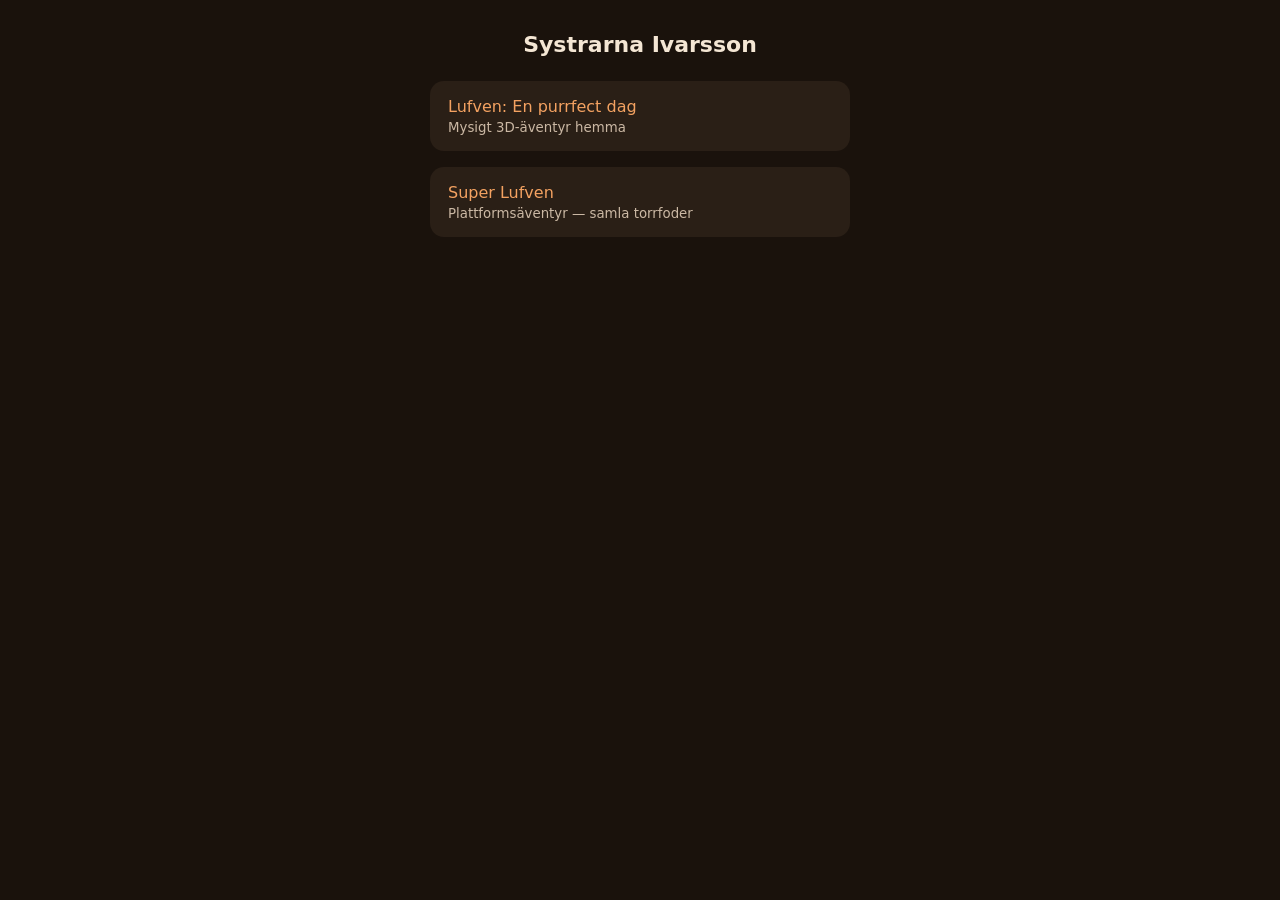
<file: index.html>
<!DOCTYPE html>
<html lang="sv">
  <head>
    <meta charset="UTF-8" />
    <meta name="viewport" content="width=device-width, initial-scale=1.0" />
    <title>Systrarna Ivarsson</title>
    <style>
      html,
      body {
        margin: 0;
        min-height: 100%;
        font-family: system-ui, sans-serif;
        background: #1a120c;
        color: #f4e6d4;
      }
      body {
        display: grid;
        place-items: center;
        padding: 32px 16px;
      }
      main {
        display: grid;
        gap: 16px;
        width: min(420px, 100%);
      }
      h1 {
        font-size: 22px;
        margin: 0 0 8px;
        text-align: center;
      }
      a {
        display: block;
        padding: 16px 18px;
        border-radius: 14px;
        background: #2a1f16;
        color: #f4a261;
        text-decoration: none;
      }
      a:hover {
        background: #3a2b1e;
      }
      small {
        display: block;
        color: #cbb8a4;
        margin-top: 4px;
      }
    </style>
  </head>
  <body>
    <main>
      <h1>Systrarna Ivarsson</h1>
      <a href="/lufven-purrfect-day/">
        Lufven: En purrfect dag
        <small>Mysigt 3D-äventyr hemma</small>
      </a>
      <a href="/super-lufven/">
        Super Lufven
        <small>Plattformsäventyr — samla torrfoder</small>
      </a>
    </main>
  </body>
</html>
</file>
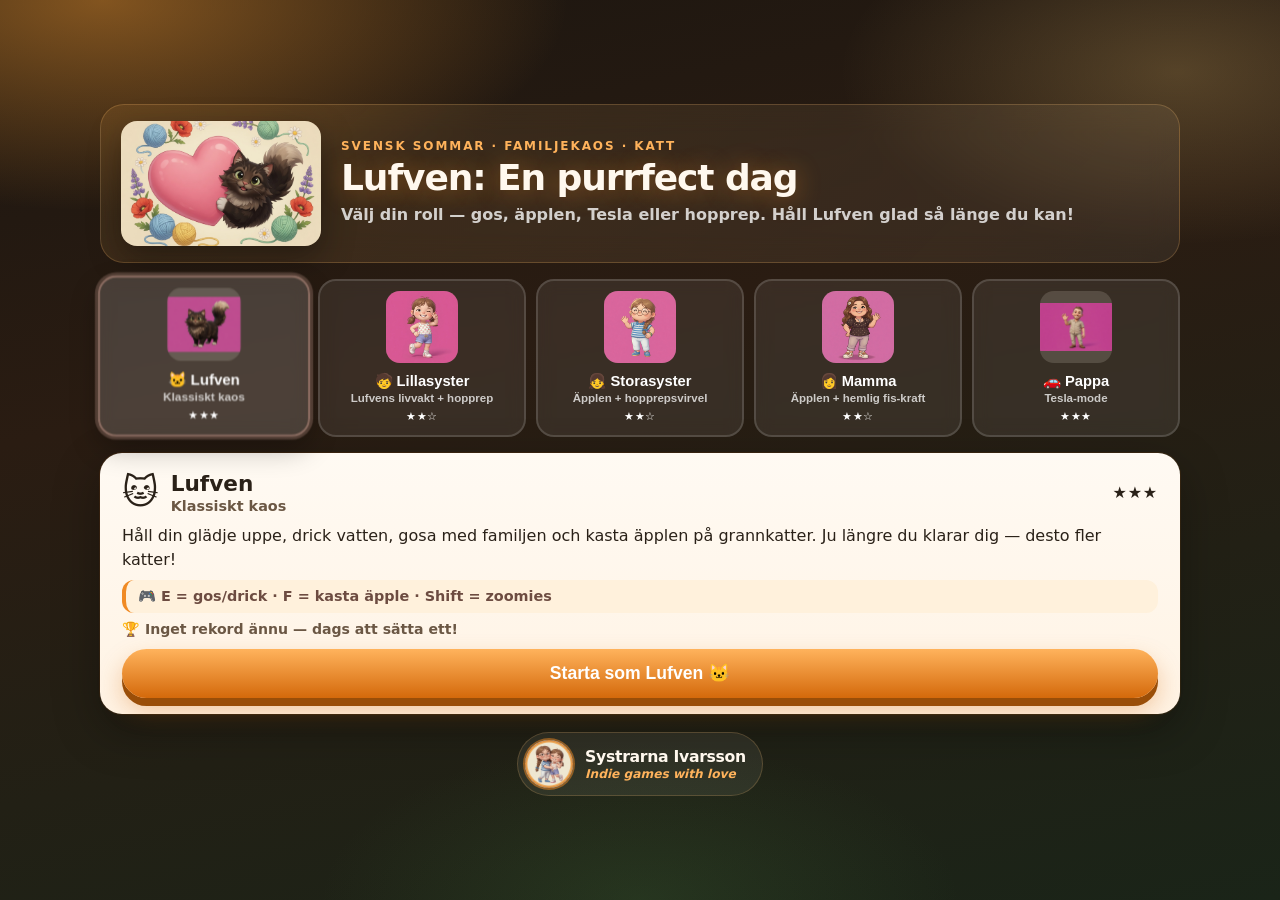
<file: lufven-purrfect-day/index.html>
<!DOCTYPE html>
<html lang="sv">
  <head>
    <meta charset="UTF-8" />
    <meta
      name="viewport"
      content="width=device-width, initial-scale=1.0, maximum-scale=1.0, user-scalable=no, viewport-fit=cover"
    />
    <meta name="apple-mobile-web-app-capable" content="yes" />
    <meta name="apple-mobile-web-app-status-bar-style" content="black-translucent" />
    <meta name="mobile-web-app-capable" content="yes" />
    <title>Lufven: En purrfect dag</title>
    <link
      rel="icon"
      href="data:image/svg+xml,<svg xmlns='http://www.w3.org/2000/svg' viewBox='0 0 100 100'><text y='.9em' font-size='90'>🐱</text></svg>"
    />
    <script type="module" crossorigin src="/lufven-purrfect-day/assets/index-DAkPZ08C.js"></script>
    <link rel="stylesheet" crossorigin href="/lufven-purrfect-day/assets/index-C2qC-lwD.css">
  </head>
  <body>
    <div id="app">
      <canvas id="game-canvas"></canvas>

      <!-- Splash + karaktärsval -->
      <div id="title-screen" class="overlay select-overlay">
        <div class="splash">
          <div class="splash-hero">
            <img src="./assets/title-art.png" alt="" class="splash-art" />
            <div class="splash-titles">
              <p class="splash-kicker">Svensk sommar · familjekaos · katt</p>
              <h1>Lufven: En purrfect dag</h1>
              <p class="splash-sub">Välj din roll — gos, äpplen, Tesla eller hopprep. Håll Lufven glad så länge du kan!</p>
            </div>
          </div>

          <div id="character-grid" class="character-grid" role="listbox" aria-label="Välj karaktär"></div>

          <div id="character-detail" class="character-detail">
            <div class="detail-head">
              <span id="detail-emoji" class="detail-emoji">🐱</span>
              <div>
                <h2 id="detail-name">Lufven</h2>
                <p id="detail-tag" class="detail-tag">Klassiskt kaos</p>
              </div>
              <div id="detail-diff" class="detail-diff" title="Svårighet"></div>
            </div>
            <p id="detail-blurb" class="detail-blurb"></p>
            <p id="detail-tips" class="detail-tips"></p>
            <p id="detail-best" class="detail-best"></p>
            <button id="start-btn" class="btn primary btn-xl">Starta som Lufven 🐾</button>
          </div>

          <div class="studio-lockup" aria-label="Systrarna Ivarsson — Indie games with love">
            <img src="./assets/studio-mark.jpg" alt="" class="studio-mark" />
            <div class="studio-word">
              <span class="studio-name">Systrarna Ivarsson</span>
              <span class="studio-tag">Indie games with love</span>
            </div>
          </div>
        </div>
      </div>

      <!-- HUD -->
      <div id="hud" class="hidden">
        <div class="hud-top">
          <div class="bars-stack">
            <div class="happiness-wrap" id="bar-happiness-wrap">
              <div class="happiness-label" id="bar-happiness-label">Glädje 💖</div>
              <div class="happiness-track">
                <div id="happiness-fill" class="happiness-fill"></div>
              </div>
            </div>
            <div class="happiness-wrap thirst-wrap" id="bar-thirst-wrap">
              <div class="happiness-label" id="bar-thirst-label">Törst 💧</div>
              <div class="happiness-track thirst-track">
                <div id="thirst-fill" class="thirst-fill"></div>
              </div>
            </div>
            <div class="happiness-wrap hunger-wrap hidden" id="bar-hunger-wrap">
              <div class="happiness-label">Hunger 🍽️</div>
              <div class="happiness-track hunger-track">
                <div id="hunger-fill" class="hunger-fill"></div>
              </div>
            </div>
            <div class="happiness-wrap special-wrap hidden" id="bar-special-wrap">
              <div class="happiness-label" id="bar-special-label">Fis-kraft 💨</div>
              <div class="happiness-track special-track">
                <div id="special-fill" class="special-fill"></div>
              </div>
            </div>
          </div>
          <div class="hud-stats">
            <div id="role-label" class="stat role-stat">🐱 Lufven</div>
            <div id="time-label" class="stat">⏱️ 0:00</div>
            <div id="score-label" class="stat">⭐ 0</div>
            <div id="wave-label" class="stat">Våg 1</div>
            <div id="apple-label" class="stat">🍎 3</div>
            <div id="held-label" class="stat hidden">🤲 —</div>
          </div>
        </div>

        <div id="mission-box" class="mission-box">
          <div class="mission-title">Uppdrag</div>
          <div id="mission-text">Gosa, drick, kasta äpplen!</div>
        </div>

        <div id="prompt" class="prompt hidden"></div>
        <div id="toast" class="toast hidden"></div>
        <div id="speech" class="speech hidden"></div>

        <div class="hud-bottom">
          <div id="location-label" class="location">🏡 Gården</div>
          <div class="mini-help" id="mini-help">E · F · Shift</div>
        </div>
      </div>

      <!-- Touch -->
      <div id="touch-controls" aria-hidden="true">
        <div id="stick-base" class="stick-base">
          <div id="stick-knob" class="stick-knob"></div>
          <div class="stick-label">Gå</div>
        </div>
        <div class="touch-buttons">
          <button type="button" id="btn-zoomies" class="touch-btn zoomies" aria-label="Zoomies/Turbo">
            💨
            <span id="btn-zoomies-label">Zoomies</span>
          </button>
          <button type="button" id="btn-special" class="touch-btn special hidden" aria-label="Special">
            💨
            <span>Fis</span>
          </button>
          <button type="button" id="btn-throw" class="touch-btn throw" aria-label="Kasta äpple">
            🍎
            <span>Kasta</span>
          </button>
          <button type="button" id="btn-jump" class="touch-btn jump" aria-label="Hoppa">
            🐾
            <span>Hoppa</span>
          </button>
          <button type="button" id="btn-interact" class="touch-btn interact" aria-label="Interagera">
            🤗
            <span>Gör</span>
          </button>
        </div>
      </div>

      <!-- Slut -->
      <div id="end-screen" class="overlay hidden">
        <div class="title-card end-card">
          <h1 id="end-title">Vilken dag!</h1>
          <p id="end-message"></p>
          <div id="end-stats" class="end-stats"></div>
          <div class="end-actions">
            <button id="replay-btn" class="btn primary">Samma roll igen 🐾</button>
            <button id="reselect-btn" class="btn secondary">Byt karaktär</button>
          </div>
        </div>
      </div>
    </div>
  </body>
</html>
</file>
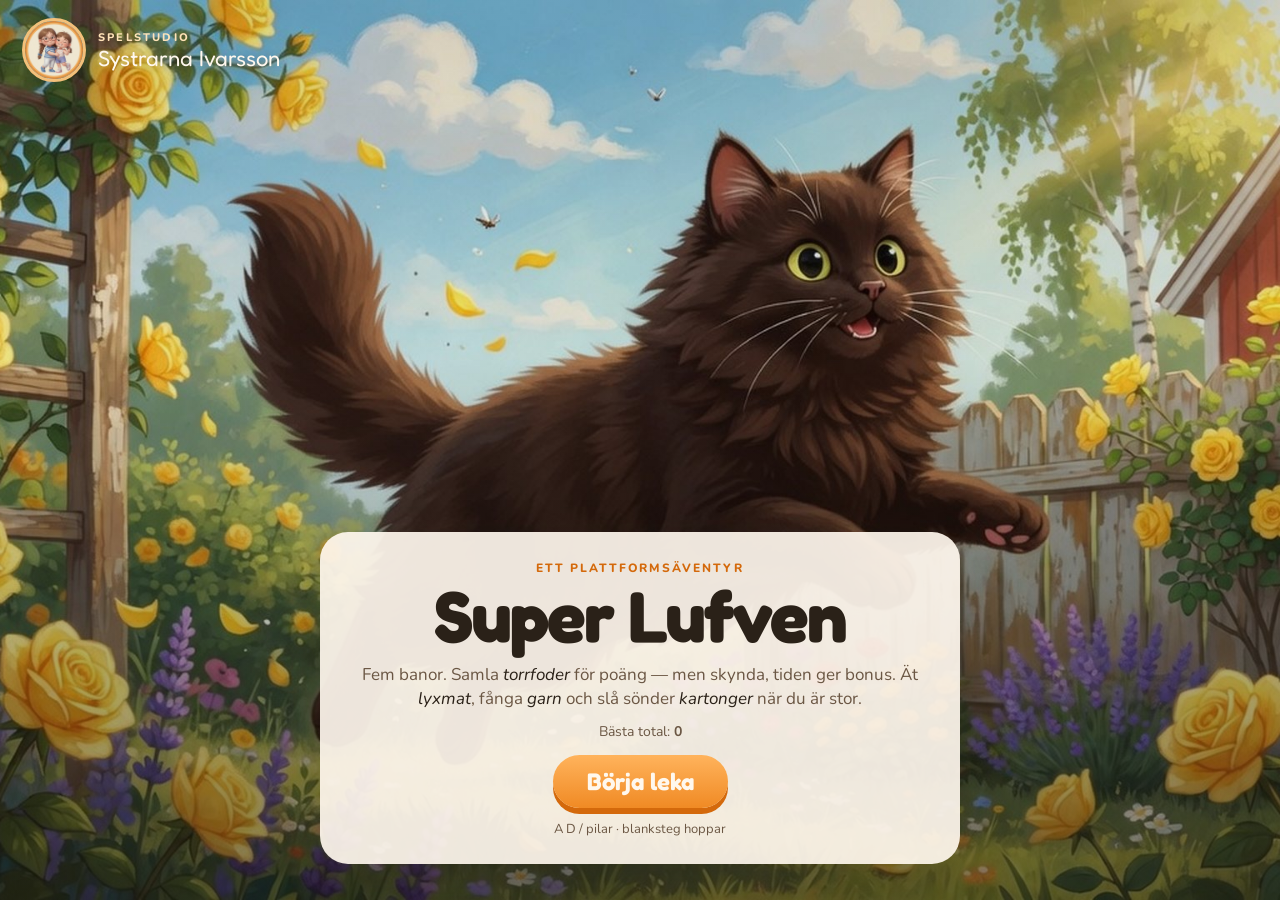
<file: super-lufven/index.html>
<!DOCTYPE html>
<html lang="sv">
  <head>
    <meta charset="UTF-8" />
    <meta
      name="viewport"
      content="width=device-width, initial-scale=1, maximum-scale=1, user-scalable=no, viewport-fit=cover"
    />
    <meta name="apple-mobile-web-app-capable" content="yes" />
    <title>Super Lufven — Systrarna Ivarsson</title>
    <link rel="icon" href="/super-lufven/assets/mark-circle-hc99w73B.jpg" />
    <link rel="preconnect" href="https://fonts.googleapis.com" />
    <link
      href="https://fonts.googleapis.com/css2?family=Fredoka:wght@500;600;700&family=Nunito:ital,wght@0,600;0,700;0,800;1,700&display=swap"
      rel="stylesheet"
    />
    <script type="module" crossorigin src="/super-lufven/assets/index-iEXf3opD.js"></script>
    <link rel="stylesheet" crossorigin href="/super-lufven/assets/index-B1NpXPG0.css">
  </head>
  <body>
    <div id="app">
      <canvas id="game"></canvas>

      <div id="hud" class="hidden" aria-hidden="true">
        <div class="hud-left">
          <div class="chip score-chip">
            <span class="label">Poäng</span>
            <span id="score-count">0</span>
          </div>
          <div class="chip kibble-chip">
            <img src="./assets/sprites/kibble.png" alt="" />
            <span id="kibble-count">0</span>
          </div>
          <div class="chip lives-chip" id="lives"></div>
        </div>
        <div class="hud-center">
          <div id="zone-toast"></div>
          <div id="super-bar" class="hidden">
            <span>Zoomies!</span>
            <div class="bar"><i id="super-fill"></i></div>
          </div>
        </div>
        <div class="hud-right">
          <div class="chip time-chip">
            <span id="time-count">0:00</span>
            <span class="par" id="par-count">par 1:00</span>
          </div>
          <button id="btn-mute" type="button" aria-label="Ljud">♪</button>
        </div>
      </div>

      <section id="title" class="screen">
        <img class="title-bg" src="./assets/bg/title-art.jpg" alt="" />
        <div class="title-veil"></div>
        <header class="studio">
          <img src="/super-lufven/assets/mark-circle-hc99w73B.jpg" alt="" />
          <div>
            <p class="kicker">Spelstudio</p>
            <p class="studio-name">Systrarna Ivarsson</p>
          </div>
        </header>
        <div class="title-card">
          <p class="eyebrow">Ett plattformsäventyr</p>
          <h1>Super Lufven</h1>
          <p class="lead">
            Fem banor. Samla <em>torrfoder</em> för poäng — men skynda,
            tiden ger bonus. Ät <em>lyxmat</em>, fånga <em>garn</em> och
            slå sönder <em>kartonger</em> när du är stor.
          </p>
          <p class="best-line">Bästa total: <strong id="title-best">0</strong></p>
          <button id="btn-start" type="button">Börja leka</button>
          <p class="hint">
            <span class="desk">A D / pilar · blanksteg hoppar</span>
            <span class="pad">Peka vänster/höger · hoppa med knappen</span>
          </p>
        </div>
      </section>

      <section id="end" class="screen hidden">
        <div class="end-card">
          <img class="end-mark" src="/super-lufven/assets/mark-circle-hc99w73B.jpg" alt="" />
          <p class="end-kicker" id="end-kicker">Bana klar</p>
          <h2 id="end-title">Lufven nådde slottet!</h2>
          <p id="end-text"></p>
          <ul class="breakdown" id="end-breakdown"></ul>
          <div class="end-stats">
            <div>
              <strong id="end-total">0</strong>
              <span>poäng</span>
            </div>
            <div>
              <strong id="end-best">0</strong>
              <span>rekord</span>
            </div>
          </div>
          <div class="end-actions">
            <button id="btn-next" type="button">Nästa bana</button>
            <button id="btn-again" type="button">Spela igen</button>
          </div>
        </div>
      </section>

      <div id="touch" aria-hidden="true">
        <div class="pad" id="pad-left">
          <button data-dir="-1" type="button">◀</button>
          <button data-dir="1" type="button">▶</button>
        </div>
        <button id="pad-jump" type="button">Hoppa</button>
      </div>
    </div>
  </body>
</html>
</file>
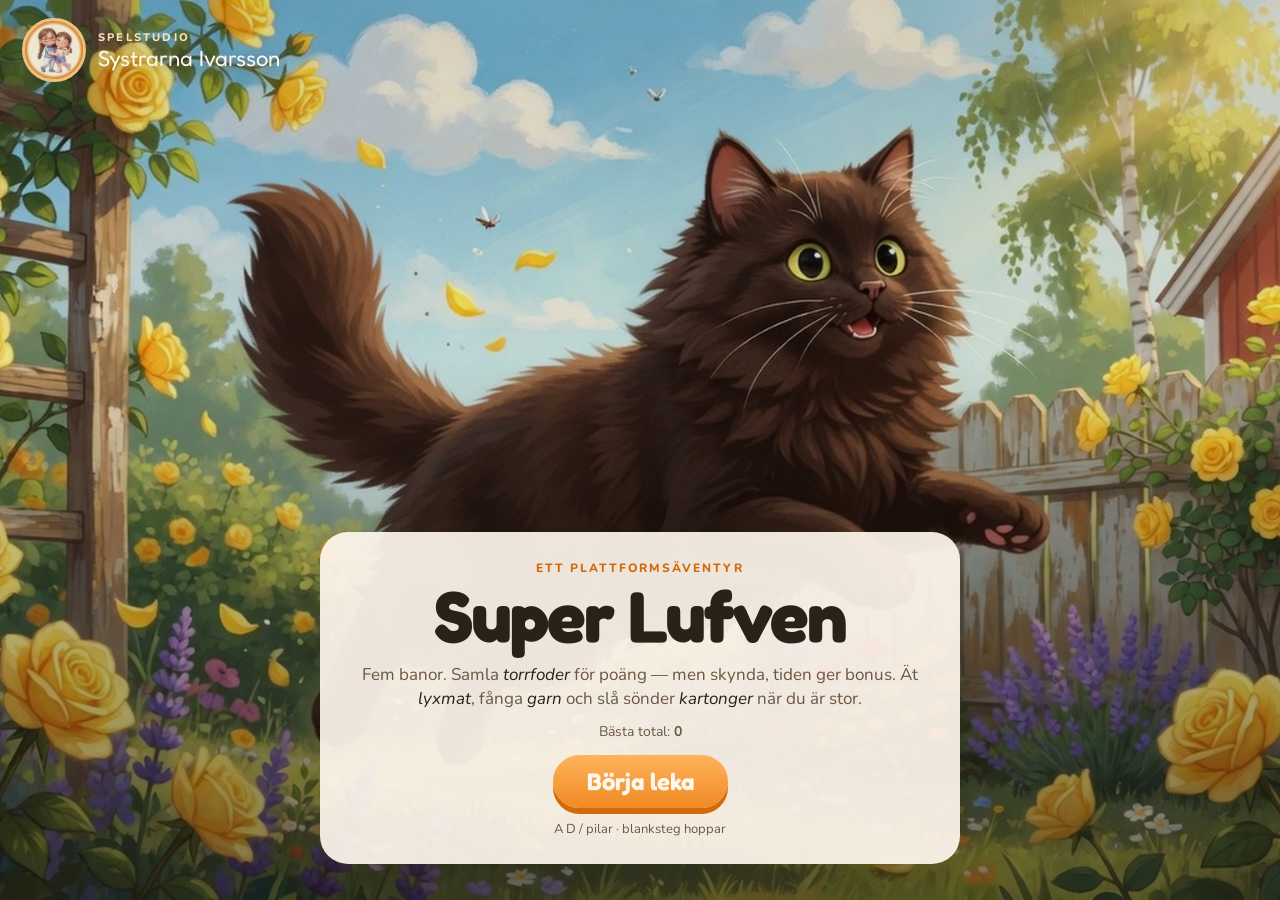
<file: lufven-purrfect-day/super-lufven/index.html>
<!DOCTYPE html>
<html lang="sv">
  <head>
    <meta charset="UTF-8" />
    <meta http-equiv="refresh" content="0; url=/super-lufven/" />
    <link rel="canonical" href="/super-lufven/" />
    <title>Super Lufven</title>
    <script>
      location.replace('/super-lufven/');
    </script>
  </head>
  <body>
    <p><a href="/super-lufven/">Öppna Super Lufven</a></p>
  </body>
</html>
</file>
<file: lufven-purrfect-day/assets/index-C2qC-lwD.css>
:root{--cream: #fff8ee;--orange: #f08a24;--orange-deep: #d4690b;--orange-soft: #ffb35c;--pink: #f08a24;--pink-deep: #d4690b;--sky: #7ec8e8;--ink: #2a2118;--soft: #6b5744;--green: #6ecf8e;--gold: #ffc14d;--shadow: rgba(62, 38, 16, .2);--panel: rgba(255, 248, 238, .96);--safe-bottom: env(safe-area-inset-bottom, 0px);--safe-left: env(safe-area-inset-left, 0px);--safe-right: env(safe-area-inset-right, 0px);font-family:Segoe UI,Nunito,Trebuchet MS,system-ui,sans-serif}*{box-sizing:border-box;margin:0;padding:0;-webkit-tap-highlight-color:transparent}html,body,#app{width:100%;height:100%;overflow:hidden;background:#1a2230;color:var(--ink);touch-action:none;overscroll-behavior:none;user-select:none;-webkit-user-select:none}#game-canvas{display:block;width:100%;height:100%;touch-action:none}.hidden{display:none!important}.overlay{position:absolute;inset:0;display:flex;align-items:center;justify-content:center;background:radial-gradient(circle at 18% 12%,rgba(240,138,36,.28),transparent 42%),radial-gradient(circle at 82% 8%,rgba(255,196,90,.22),transparent 38%),linear-gradient(160deg,#fff3e0,#ffe8cc,#fff8ee);z-index:20;padding:24px;padding-bottom:calc(24px + var(--safe-bottom));overflow-y:auto;touch-action:pan-y}.title-card{max-width:620px;width:100%;background:var(--panel);border-radius:28px;padding:28px 32px 24px;box-shadow:0 20px 60px var(--shadow),0 0 0 4px #f08a2438;text-align:center;animation:pop-in .55s cubic-bezier(.2,1.2,.3,1)}.select-overlay{align-items:stretch;justify-content:center;padding:18px;background:radial-gradient(ellipse 70% 45% at 8% 0%,rgba(255,160,50,.45),transparent 52%),radial-gradient(ellipse 55% 40% at 92% 8%,rgba(255,210,120,.22),transparent 48%),radial-gradient(ellipse 50% 35% at 50% 100%,rgba(80,140,70,.18),transparent 50%),linear-gradient(168deg,#1c1610,#2a1c12 38%,#1a2418)}.splash{width:min(1080px,100%);margin:auto;display:flex;flex-direction:column;gap:16px;max-height:100%}.splash-hero{display:flex;gap:20px;align-items:center;background:linear-gradient(135deg,#ffb4501f,#ffffff0f);border:1px solid rgba(255,190,110,.22);border-radius:24px;padding:16px 20px;backdrop-filter:blur(14px)}.splash-art{width:min(200px,32vw);border-radius:16px;box-shadow:0 12px 32px #00000059;object-fit:cover;aspect-ratio:16/10}.splash-titles h1{color:#fff8ee;margin:0 0 6px;font-size:clamp(1.45rem,3.5vw,2.25rem);letter-spacing:-.03em;text-shadow:0 2px 24px rgba(240,138,36,.45)}.splash-kicker{color:#ffb35c;font-weight:800;font-size:.75rem;letter-spacing:.16em;text-transform:uppercase;margin-bottom:4px}.splash-sub{color:#ffffffc7;font-weight:600;line-height:1.4}.studio-lockup{display:flex;align-items:center;gap:12px;align-self:center;margin-top:2px;padding:7px 16px 7px 7px;border-radius:999px;background:#fff8ee12;border:1px solid rgba(255,190,110,.2)}.studio-mark{width:48px;height:48px;border-radius:50%;object-fit:cover;box-shadow:0 0 0 2px #f08a2480;pointer-events:none}.studio-word{display:flex;flex-direction:column;gap:1px}.studio-name{color:#fff8ee;font-weight:800;font-size:.98rem;letter-spacing:-.02em;line-height:1.15}.studio-tag{color:#ffb35c;font-style:italic;font-weight:700;font-size:.76rem}.character-grid{display:grid;grid-template-columns:repeat(5,1fr);gap:10px}@media(max-width:900px){.character-grid{grid-template-columns:repeat(3,1fr)}.splash-hero{flex-direction:column;text-align:center}}@media(max-width:520px){.character-grid{grid-template-columns:repeat(2,1fr)}.studio-lockup{padding:5px 12px 5px 5px;gap:8px}.studio-mark{width:36px;height:36px}.studio-name{font-size:.82rem}.studio-tag{font-size:.68rem}}.char-card{position:relative;border:2px solid rgba(255,255,255,.14);background:#ffffff14;border-radius:18px;padding:10px 8px 12px;cursor:pointer;text-align:center;color:#fff;transition:transform .15s ease,border-color .15s ease,box-shadow .15s ease,background .15s;touch-action:manipulation;backdrop-filter:blur(8px)}.char-card:hover{transform:translateY(-3px);background:#ffffff24}.char-card.selected{border-color:var(--card-accent, var(--pink));box-shadow:0 0 0 3px color-mix(in srgb,var(--card-accent, var(--pink)) 45%,transparent),0 12px 28px #0000004d;background:#ffffff29;transform:translateY(-2px) scale(1.02)}.char-card img{width:72px;height:72px;object-fit:contain;border-radius:14px;background:#fff6e826;margin-bottom:6px;pointer-events:none}.char-card .char-name{font-weight:800;font-size:.92rem}.char-card .char-tag{font-size:.72rem;opacity:.75;font-weight:600;margin-top:2px}.char-card .char-diff{margin-top:6px;font-size:.7rem;letter-spacing:.05em}.character-detail{background:linear-gradient(180deg,#fffaf3,#fff3e4);border-radius:22px;padding:18px 22px 16px;box-shadow:0 16px 48px #0000004d,0 0 0 1px #d4690b1f;animation:pop-in .4s ease}.detail-head{display:flex;align-items:center;gap:12px;margin-bottom:10px}.detail-emoji{font-size:2.2rem;line-height:1}.detail-head h2{margin:0;font-size:1.35rem;color:var(--ink)}.detail-tag{margin:2px 0 0;color:var(--soft);font-weight:700;font-size:.9rem}.detail-diff{margin-left:auto;font-size:1rem;letter-spacing:.05em}.detail-blurb{color:var(--ink);line-height:1.5;margin-bottom:8px}.detail-tips{background:#fff1dc;border-radius:12px;padding:8px 12px;font-weight:700;font-size:.9rem;color:#6d4c41;margin-bottom:8px;border-left:4px solid var(--orange)}.detail-best{font-weight:700;color:var(--soft);font-size:.88rem;margin-bottom:12px;min-height:1.2em}.btn-xl{width:100%;font-size:1.15rem;padding:16px 24px}.btn.secondary{background:#fff;color:var(--ink);border:2px solid #e0d5c8;box-shadow:0 4px #d0c4b4;border-radius:999px;padding:12px 22px;font-weight:700;cursor:pointer}.end-actions{display:flex;flex-wrap:wrap;gap:10px;justify-content:center}.role-stat{background:linear-gradient(180deg,#fff,#fff1dc)!important;border:2px solid #ffb35c}.hunger-fill{height:100%;width:80%;border-radius:999px;background:linear-gradient(90deg,#ffb74d,#ef6c00);transition:width .2s ease}.hunger-fill.low,.hunger-fill.critical{animation:pulse .5s ease infinite alternate}.special-fill{height:100%;width:0%;border-radius:999px;background:linear-gradient(90deg,#aed581,#7cb342 50%,#c6ff00);transition:width .15s ease;box-shadow:0 0 10px #aed58180}.special-fill.ready{animation:pulse .45s ease infinite alternate;background:linear-gradient(90deg,#dce775,#eeff41)}.touch-btn.special{background:linear-gradient(180deg,#dcedc8,#aed581);width:72px;height:72px}@keyframes pop-in{0%{transform:scale(.92) translateY(12px);opacity:0}to{transform:scale(1) translateY(0);opacity:1}}.title-art{width:min(100%,420px);border-radius:18px;margin-bottom:14px;box-shadow:0 8px 24px var(--shadow);pointer-events:none}h1{font-size:clamp(1.5rem,4vw,2.4rem);color:var(--pink-deep);margin-bottom:6px;letter-spacing:-.02em}.subtitle{color:var(--soft);font-weight:600;margin-bottom:12px}.blurb{color:var(--ink);line-height:1.5;margin-bottom:18px;font-size:.98rem}.btn{border:none;border-radius:999px;padding:14px 28px;font-size:1.1rem;font-weight:700;cursor:pointer;transition:transform .15s ease,box-shadow .15s ease;touch-action:manipulation}.btn.primary{background:linear-gradient(180deg,#ffb35c,var(--orange-deep));color:#fff;box-shadow:0 8px #9a4e08,0 12px 24px #d4690b59}.btn.primary:hover{transform:translateY(-2px)}.btn.primary:active{transform:translateY(4px);box-shadow:0 3px #9a4e08,0 6px 12px #d4690b4d}.controls-hint{display:flex;flex-wrap:wrap;gap:10px 16px;justify-content:center;margin-top:18px;color:var(--soft);font-size:.9rem}#controls-hint-touch{display:none}kbd{display:inline-block;background:#fff;border:1px solid #e0d5c8;border-bottom-width:3px;border-radius:6px;padding:1px 7px;font-family:inherit;font-weight:700;margin:0 2px;color:var(--ink)}#hud{position:absolute;inset:0;pointer-events:none;z-index:10}.hud-top{display:flex;justify-content:space-between;gap:16px;padding:16px 18px;padding-top:calc(12px + env(safe-area-inset-top,0px));align-items:flex-start}.bars-stack{flex:1;max-width:420px;display:flex;flex-direction:column;gap:8px}.happiness-wrap{flex:1;max-width:420px;background:var(--panel);border-radius:18px;padding:10px 14px 12px;box-shadow:0 8px 24px var(--shadow)}.bars-stack .happiness-wrap{max-width:none}.thirst-wrap{padding:8px 14px 10px}.thirst-fill{height:100%;width:80%;border-radius:999px;background:linear-gradient(90deg,#4fc3f7,#0288d1 60%,#81d4fa);box-shadow:0 0 10px #03a9f459;transition:width .2s ease}.thirst-fill.low{background:linear-gradient(90deg,#ffb74d,#fb8c00)}.thirst-fill.critical{background:linear-gradient(90deg,#ef5350,#c62828);animation:pulse .5s ease infinite alternate}.thirst-track{height:16px}.happiness-label{font-weight:800;font-size:.92rem;margin-bottom:6px;color:var(--pink-deep)}.happiness-track{height:22px;background:#f0e4da;border-radius:999px;overflow:hidden;box-shadow:inset 0 2px 6px #00000014}.happiness-fill{height:100%;width:80%;border-radius:999px;background:linear-gradient(90deg,#ffb35c,#f08a24 55%,#ffd166);box-shadow:0 0 12px #f08a2466;transition:width .2s ease,background .3s ease}.happiness-fill.low{background:linear-gradient(90deg,#ff9f43,#ee5a24);animation:pulse .8s ease infinite alternate}.happiness-fill.critical{background:linear-gradient(90deg,#ff6b6b,#c0392b);animation:pulse .4s ease infinite alternate}@keyframes pulse{0%{filter:brightness(1)}to{filter:brightness(1.2)}}.hud-stats{display:flex;flex-direction:column;gap:8px;align-items:flex-end}.stat{background:var(--panel);border-radius:999px;padding:8px 14px;font-weight:700;box-shadow:0 6px 16px var(--shadow);white-space:nowrap}.mission-box{position:absolute;top:12px;left:50%;transform:translate(-50%);width:min(340px,70vw);background:var(--panel);border-radius:16px;padding:10px 14px;box-shadow:0 8px 24px var(--shadow);border-left:5px solid var(--gold);text-align:center;pointer-events:none;z-index:12}.mission-title{font-size:.75rem;text-transform:uppercase;letter-spacing:.08em;font-weight:800;color:#b8860b;margin-bottom:4px}#mission-text{font-weight:600;line-height:1.35;font-size:.95rem}.prompt{position:absolute;left:50%;bottom:max(100px,calc(18% + env(safe-area-inset-bottom,0px)));transform:translate(-50%);background:#2a2438e6;color:#fff;padding:10px 18px;border-radius:999px;font-weight:700;box-shadow:0 8px 24px #00000040;white-space:nowrap;max-width:min(90vw,420px);overflow:hidden;text-overflow:ellipsis;z-index:12;pointer-events:none}.toast{position:absolute;left:50%;top:28%;transform:translate(-50%);background:linear-gradient(180deg,#fff,#fff6e8);color:var(--ink);padding:14px 22px;border-radius:16px;font-weight:800;font-size:1.1rem;box-shadow:0 12px 32px var(--shadow);border:3px solid var(--orange);animation:toast-in .35s ease;text-align:center;max-width:90vw}@keyframes toast-in{0%{opacity:0;transform:translate(-50%) translateY(10px) scale(.95)}to{opacity:1;transform:translate(-50%) translateY(0) scale(1)}}.speech{position:absolute;left:50%;top:max(88px,14%);transform:translate(-50%);background:#fff;color:var(--ink);padding:10px 16px;border-radius:18px;font-weight:600;max-width:min(380px,84vw);box-shadow:0 10px 28px var(--shadow);border:2px solid #f0d8e8;text-align:center;line-height:1.35;z-index:13;pointer-events:none;font-size:.95rem}.speech:after{content:"";position:absolute;bottom:-10px;left:50%;transform:translate(-50%);border:10px solid transparent;border-top-color:#fff}.hud-bottom{position:absolute;left:0;right:0;bottom:0;display:flex;justify-content:space-between;align-items:flex-end;padding:16px 18px;padding-bottom:calc(16px + var(--safe-bottom));gap:12px}.location{background:var(--panel);border-radius:999px;padding:8px 14px;font-weight:700;box-shadow:0 6px 16px var(--shadow)}.mini-help{background:#fff6e8d9;border-radius:999px;padding:8px 12px;font-size:.82rem;color:var(--soft);font-weight:600}.end-card #end-message{margin:10px 0 16px;line-height:1.5}.end-stats{display:grid;gap:8px;margin-bottom:18px;text-align:left;background:#fff9f0;border-radius:14px;padding:12px 14px;font-weight:600}#touch-controls{display:none;position:absolute;inset:0;z-index:15;pointer-events:none}#touch-controls.visible{display:block}.stick-base{pointer-events:auto;position:absolute;left:calc(28px + var(--safe-left));bottom:calc(28px + var(--safe-bottom));width:140px;height:140px;border-radius:50%;background:#fff6e859;border:3px solid rgba(255,255,255,.55);box-shadow:0 8px 28px #0003,inset 0 0 20px #ffffff26;touch-action:none}.stick-knob{position:absolute;left:50%;top:50%;width:64px;height:64px;border-radius:50%;background:linear-gradient(180deg,#fff,#ffd6e8);border:3px solid rgba(232,74,138,.55);box-shadow:0 6px 16px #00000040;transform:translate(-50%,-50%);touch-action:none}.stick-label{position:absolute;bottom:-22px;left:0;right:0;text-align:center;font-size:.75rem;font-weight:800;color:#ffffffe6;text-shadow:0 1px 4px rgba(0,0,0,.5);pointer-events:none}.touch-buttons{pointer-events:none;position:absolute;right:calc(20px + var(--safe-right));bottom:calc(28px + var(--safe-bottom));display:flex;flex-direction:column;gap:14px;align-items:flex-end}.touch-btn{pointer-events:auto;width:78px;height:78px;border-radius:50%;border:3px solid rgba(255,255,255,.7);background:#fff6e8e0;box-shadow:0 8px #00000026,0 12px 24px #0003;font-size:1.7rem;display:flex;flex-direction:column;align-items:center;justify-content:center;gap:0;cursor:pointer;touch-action:manipulation;color:var(--ink);line-height:1}.touch-btn span{font-size:.62rem;font-weight:800;margin-top:2px;letter-spacing:.02em}.touch-btn.interact{background:linear-gradient(180deg,#ffb35c,#f08a24);width:88px;height:88px;font-size:1.9rem}.touch-btn.jump{background:linear-gradient(180deg,#b8f0c8,#6ecf8e)}.touch-btn.zoomies{background:linear-gradient(180deg,#ffe8a3,#ffd166);width:64px;height:64px;font-size:1.3rem}.touch-btn.throw{background:linear-gradient(180deg,#ff8a80,#e53935);color:#fff;width:76px;height:76px;font-size:1.6rem}.touch-btn.pressed{transform:translateY(4px);box-shadow:0 3px #00000026,0 6px 12px #00000026;filter:brightness(.95)}@media(pointer:coarse),(hover:none){#controls-hint-desktop{display:none}#controls-hint-touch{display:flex}.mini-help{display:none}.mission-box{top:calc(8px + env(safe-area-inset-top,0px));width:min(300px,78vw);font-size:.88rem}.prompt{bottom:calc(190px + var(--safe-bottom))}.hud-bottom{bottom:calc(175px + var(--safe-bottom));left:calc(12px + var(--safe-left));right:auto;width:auto}.location{font-size:.85rem}}@media(max-width:640px){.title-card{padding:18px}.hud-stats{font-size:.85rem}.stick-base{width:120px;height:120px}.stick-knob{width:54px;height:54px}.touch-btn{width:68px;height:68px}.touch-btn.interact{width:76px;height:76px}}@media(orientation:landscape)and (pointer:coarse){.mission-box{top:calc(8px + env(safe-area-inset-top,0px));left:50%;transform:translate(-50%);width:min(360px,50vw)}.prompt{bottom:calc(110px + var(--safe-bottom))}.hud-bottom{bottom:calc(16px + var(--safe-bottom));left:calc(12px + var(--safe-left));transform:none}}@media(max-width:520px){.hud-top{flex-direction:column;gap:6px;padding:8px 10px;padding-top:calc(8px + env(safe-area-inset-top,0px))}.bars-stack{max-width:none;flex:none;width:100%;gap:5px;background:var(--panel);border-radius:14px;padding:6px 8px 7px;box-shadow:0 6px 16px var(--shadow)}.bars-stack .happiness-wrap{background:transparent;box-shadow:none;border-radius:0;padding:0;display:grid;grid-template-columns:auto 1fr;align-items:center;gap:0 8px}.happiness-label{font-size:.68rem;margin-bottom:0;letter-spacing:.01em;white-space:nowrap}.happiness-track,.thirst-track,.hunger-track,.special-track{height:10px}.hud-stats{flex-direction:row;flex-wrap:wrap;align-items:center;justify-content:flex-start;gap:4px;width:100%}.stat{padding:3px 8px;font-size:.72rem;box-shadow:0 3px 10px var(--shadow)}.role-stat{border-width:1px}.mission-box{position:relative;top:auto;left:auto;transform:none;width:auto;margin:0 10px;padding:5px 10px;border-radius:12px;border-left-width:3px;box-shadow:0 4px 14px var(--shadow)}.mission-title{display:none}#mission-text{font-size:.78rem;line-height:1.25;font-weight:650}.speech{top:auto;bottom:calc(210px + var(--safe-bottom));padding:6px 12px;font-size:.8rem;max-width:min(300px,82vw);border-radius:12px;border-width:1.5px;box-shadow:0 6px 16px var(--shadow)}.speech:after{bottom:-8px;border-width:8px}.toast{top:auto;bottom:calc(258px + var(--safe-bottom));padding:8px 12px;font-size:.84rem;border-width:2px;border-radius:12px;max-width:min(86vw,300px);box-shadow:0 8px 20px var(--shadow)}.prompt{padding:7px 12px;font-size:.8rem;bottom:calc(168px + var(--safe-bottom));max-width:min(86vw,320px)}.location{padding:5px 10px;font-size:.75rem}}@media(max-width:520px)and (orientation:landscape){.speech{bottom:calc(88px + var(--safe-bottom))}.toast{bottom:calc(124px + var(--safe-bottom))}.prompt{bottom:calc(72px + var(--safe-bottom))}}
</file>
<file: super-lufven/assets/index-B1NpXPG0.css>
:root{--cream: #fff8ee;--ink: #2a2118;--orange: #f08a24;--orange-deep: #d4690b;--muted: #6b5744;--card: rgba(255, 248, 238, .92);--shadow: 0 18px 50px rgba(42, 33, 24, .22)}*{box-sizing:border-box;margin:0;padding:0;-webkit-tap-highlight-color:transparent}html,body,#app{width:100%;height:100%;overflow:hidden;background:#1c1610;font-family:Nunito,system-ui,sans-serif;color:var(--ink);user-select:none}#game{display:block;width:100%;height:100%;background:#87c6ef}.hidden{display:none!important}#hud{position:fixed;inset:0 0 auto;z-index:5;display:flex;justify-content:space-between;align-items:flex-start;padding:max(14px,env(safe-area-inset-top)) 18px 0;pointer-events:none;gap:12px}.hud-left,.hud-right,.hud-center{display:flex;align-items:center;gap:10px}.chip{pointer-events:none;display:flex;align-items:center;gap:8px;background:var(--card);border-radius:999px;padding:6px 14px 6px 8px;box-shadow:var(--shadow);font-weight:800;font-size:22px}.chip img{width:34px;height:34px;object-fit:contain}.score-chip,.time-chip{flex-direction:column;align-items:flex-start;gap:0;padding:6px 14px;line-height:1.1}.score-chip .label,.time-chip .par{font-size:10px;letter-spacing:.08em;text-transform:uppercase;color:var(--muted);font-weight:800}.time-chip.over .par{color:#c44b2b}.best-line{font-size:14px;color:var(--muted);margin:-8px 0 14px}.end-kicker{font-weight:800;letter-spacing:.16em;text-transform:uppercase;font-size:11px;color:var(--orange-deep)}.breakdown{list-style:none;text-align:left;margin:0 auto 16px;max-width:280px;font-size:14px;color:var(--muted)}.breakdown li{display:flex;justify-content:space-between;padding:3px 0}.breakdown .sum{font-weight:800;color:var(--ink);border-top:1px solid #ead9c4;margin-top:4px;padding-top:6px}.breakdown .new{color:var(--orange-deep);font-weight:800}.end-actions{display:flex;flex-direction:column;gap:10px;align-items:center}#btn-next{background:linear-gradient(180deg,#ffb35c,var(--orange));color:#fff8ee;font-size:22px;padding:11px 30px;border-radius:999px;box-shadow:0 6px 0 var(--orange-deep)}#btn-again.ghost{background:transparent;color:var(--muted);box-shadow:none;font-size:16px;padding:4px 10px}.lives-chip{padding:6px 10px;gap:4px}.life{width:28px;height:22px;object-fit:contain;filter:drop-shadow(0 2px 0 rgba(0,0,0,.12))}.life.gone{opacity:.25;filter:grayscale(1)}#zone-toast{font-family:Fredoka,sans-serif;font-weight:650;font-size:20px;color:var(--cream);text-shadow:0 2px 0 rgba(42,33,24,.35);opacity:0;transform:translateY(-6px);transition:.35s ease}#zone-toast.show{opacity:1;transform:none}#super-bar{background:var(--card);border-radius:999px;padding:6px 12px;display:flex;align-items:center;gap:8px;box-shadow:var(--shadow);font-weight:800;color:var(--orange-deep);font-size:14px}#super-bar .bar{width:110px;height:10px;border-radius:99px;background:#ead9c4;overflow:hidden}#super-fill{display:block;height:100%;width:100%;background:linear-gradient(90deg,#ffb35c,#f08a24);border-radius:inherit}#btn-mute{pointer-events:auto;width:44px;height:44px;border:0;border-radius:50%;background:var(--card);box-shadow:var(--shadow);font-size:20px;cursor:pointer}#btn-mute.off{opacity:.55}.screen{position:fixed;inset:0;z-index:8;display:flex;flex-direction:column;justify-content:flex-end}.title-bg{position:absolute;inset:0;width:100%;height:100%;object-fit:cover}.title-veil{position:absolute;inset:0;background:linear-gradient(180deg,#1c161026,#1c161014 40%,#1c16108c)}.studio{position:absolute;top:max(18px,env(safe-area-inset-top));left:22px;display:flex;align-items:center;gap:12px;z-index:2}.studio img{width:64px;height:64px;border-radius:50%;border:3px solid #f3c07a;object-fit:cover}.kicker{font-weight:800;letter-spacing:.2em;text-transform:uppercase;font-size:11px;color:#ffe3b8}.studio-name{font-family:Fredoka,sans-serif;font-size:22px;color:var(--cream);text-shadow:0 2px 10px rgba(0,0,0,.25)}.title-card{position:relative;z-index:2;margin:0 auto 36px;max-width:640px;width:calc(100% - 36px);background:var(--card);border-radius:28px;padding:28px 32px 26px;box-shadow:var(--shadow);text-align:center}.eyebrow{font-weight:800;letter-spacing:.16em;text-transform:uppercase;font-size:12px;color:var(--orange-deep)}h1{font-family:Fredoka,sans-serif;font-size:clamp(44px,8vw,72px);letter-spacing:-.03em;line-height:.95;margin:6px 0 12px}.lead{color:var(--muted);font-size:17px;line-height:1.45;margin-bottom:18px}.lead em{font-style:italic;color:var(--ink)}button{font-family:Fredoka,sans-serif;font-weight:650;border:0;cursor:pointer}#btn-start,#btn-again{background:linear-gradient(180deg,#ffb35c,var(--orange));color:#fff8ee;font-size:24px;padding:12px 34px;border-radius:999px;box-shadow:0 6px 0 var(--orange-deep)}#btn-start:active,#btn-again:active{transform:translateY(3px);box-shadow:0 3px 0 var(--orange-deep)}.hint{margin-top:12px;font-size:13px;color:var(--muted)}.hint .pad{display:none}#end{background:#1c161073;backdrop-filter:blur(6px);align-items:center;justify-content:center}.end-card{background:var(--card);border-radius:28px;padding:28px 32px;width:min(460px,calc(100% - 36px));text-align:center;box-shadow:var(--shadow)}.end-mark{width:86px;height:86px;border-radius:50%;border:3px solid #f3c07a;object-fit:cover;margin-bottom:8px}.end-card h2{font-family:Fredoka,sans-serif;font-size:32px;margin-bottom:8px}.end-card p{color:var(--muted);margin-bottom:16px}.end-stats{display:flex;justify-content:center;gap:28px;margin-bottom:18px}.end-stats div{display:flex;flex-direction:column;align-items:center}.end-stats img{width:36px;height:36px}.end-stats strong{font-family:Fredoka,sans-serif;font-size:28px}.end-stats span{font-size:12px;color:var(--muted)}#touch{position:fixed;inset:auto 0 0;z-index:6;display:none;justify-content:space-between;align-items:flex-end;padding:0 22px max(22px,env(safe-area-inset-bottom));pointer-events:none}#touch.visible{display:flex}#touch button{pointer-events:auto;background:#fff8eec7;color:var(--ink);border-radius:20px;font-size:26px;min-width:78px;height:78px;box-shadow:var(--shadow)}#pad-left{display:flex;gap:10px}#pad-jump{min-width:110px;background:#f08a24e0;color:var(--cream)}@media(pointer:coarse),(hover:none){.hint .desk{display:none}.hint .pad{display:inline}}@media(max-width:700px){.title-card{padding:22px 18px 20px}h1{font-size:42px}.studio-name{font-size:18px}}
</file>
